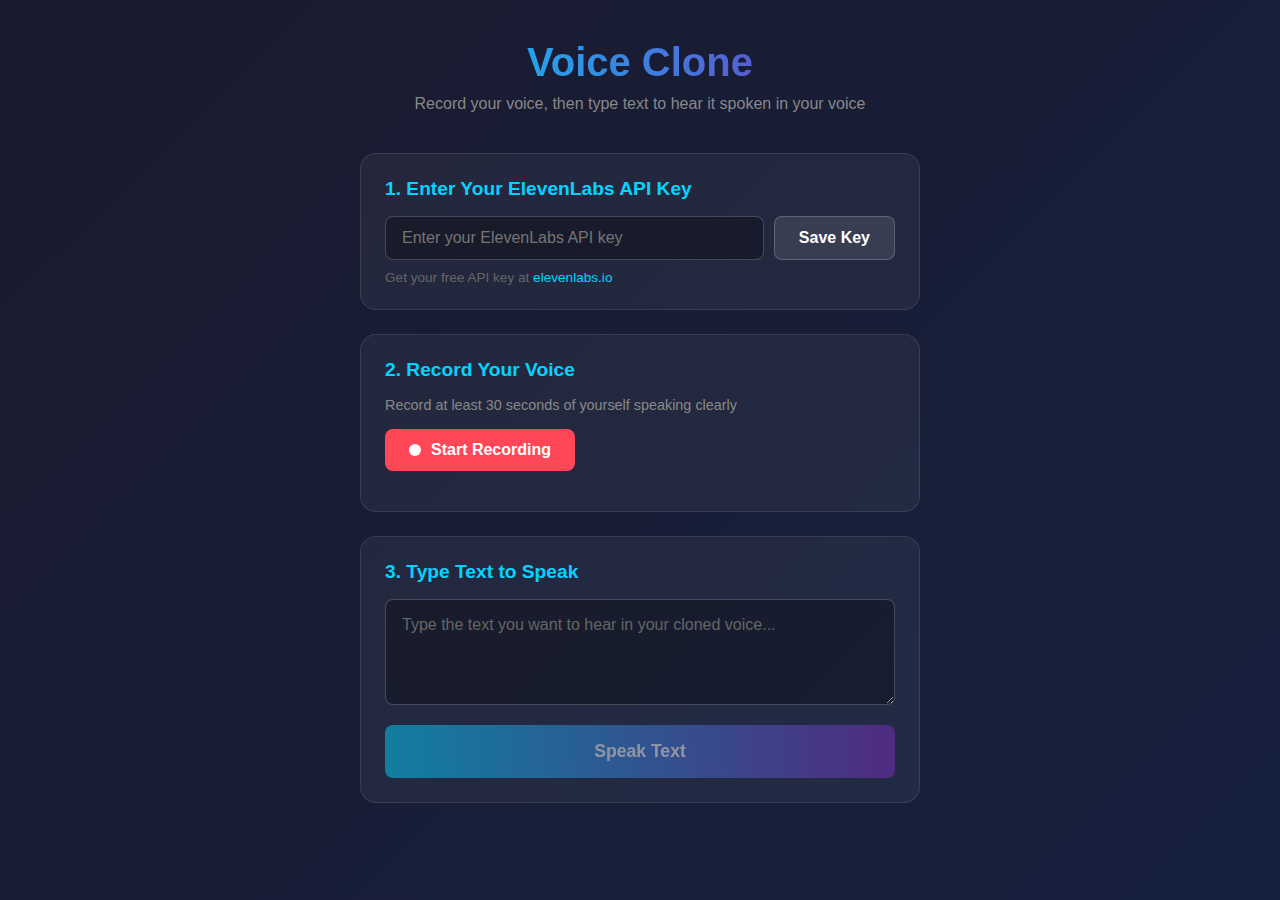
<file: index.html>
<!DOCTYPE html>
<html lang="en">
<head>
    <meta charset="UTF-8">
    <meta name="viewport" content="width=device-width, initial-scale=1.0">
    <title>Voice Clone - Text to Speech</title>
    <link rel="stylesheet" href="style.css">
</head>
<body>
    <div class="container">
        <h1>Voice Clone</h1>
        <p class="subtitle">Record your voice, then type text to hear it spoken in your voice</p>

        <!-- API Key Section -->
        <div class="section api-section">
            <h2>1. Enter Your ElevenLabs API Key</h2>
            <div class="input-group">
                <input type="password" id="apiKey" placeholder="Enter your ElevenLabs API key">
                <button id="saveApiKey" class="btn btn-secondary">Save Key</button>
            </div>
            <p class="hint">Get your free API key at <a href="https://elevenlabs.io" target="_blank">elevenlabs.io</a></p>
        </div>

        <!-- Voice Recording Section -->
        <div class="section">
            <h2>2. Record Your Voice</h2>
            <p class="instruction">Record at least 30 seconds of yourself speaking clearly</p>
            <div class="recording-controls">
                <button id="recordBtn" class="btn btn-record">
                    <span class="record-icon"></span>
                    Start Recording
                </button>
                <span id="recordingStatus" class="status"></span>
            </div>
            <div id="audioPreview" class="audio-preview hidden">
                <audio id="recordedAudio" controls></audio>
                <button id="uploadVoice" class="btn btn-primary">Clone This Voice</button>
            </div>
            <div id="voiceStatus" class="voice-status"></div>
        </div>

        <!-- Text to Speech Section -->
        <div class="section">
            <h2>3. Type Text to Speak</h2>
            <textarea id="textInput" placeholder="Type the text you want to hear in your cloned voice..." rows="4"></textarea>
            <div class="speak-controls">
                <button id="speakBtn" class="btn btn-primary btn-large" disabled>
                    Speak Text
                </button>
            </div>
        </div>

        <!-- Audio Output -->
        <div id="outputSection" class="section hidden">
            <h2>Your Cloned Voice</h2>
            <audio id="outputAudio" controls></audio>
        </div>

        <!-- Loading Overlay -->
        <div id="loadingOverlay" class="loading-overlay hidden">
            <div class="spinner"></div>
            <p id="loadingText">Processing...</p>
        </div>
    </div>

    <script src="app.js"></script>
</body>
</html>
</file>
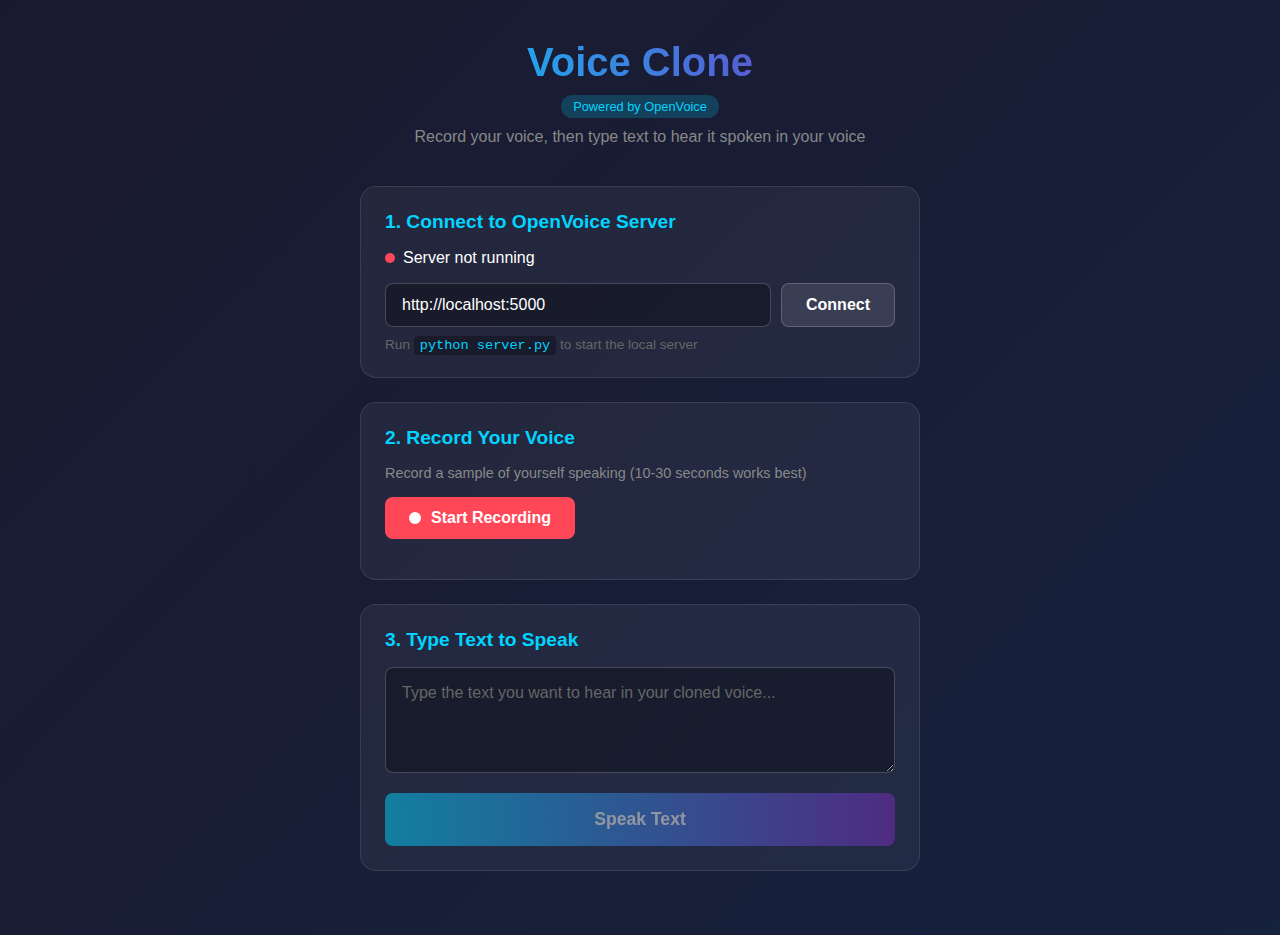
<file: voice-clone.html>
<!DOCTYPE html>
<html lang="en">
<head>
    <meta charset="UTF-8">
    <meta name="viewport" content="width=device-width, initial-scale=1.0">
    <title>Voice Clone - OpenVoice</title>
    <style>
        * {
            margin: 0;
            padding: 0;
            box-sizing: border-box;
        }

        body {
            font-family: -apple-system, BlinkMacSystemFont, 'Segoe UI', Roboto, Oxygen, Ubuntu, sans-serif;
            background: linear-gradient(135deg, #1a1a2e 0%, #16213e 100%);
            min-height: 100vh;
            color: #fff;
            padding: 20px;
        }

        .container {
            max-width: 600px;
            margin: 0 auto;
            padding: 20px;
        }

        h1 {
            text-align: center;
            font-size: 2.5rem;
            margin-bottom: 10px;
            background: linear-gradient(90deg, #00d4ff, #7b2cbf);
            -webkit-background-clip: text;
            -webkit-text-fill-color: transparent;
            background-clip: text;
        }

        .subtitle {
            text-align: center;
            color: #888;
            margin-bottom: 40px;
        }

        .badge {
            display: inline-block;
            background: rgba(0, 212, 255, 0.2);
            color: #00d4ff;
            padding: 4px 12px;
            border-radius: 12px;
            font-size: 0.8rem;
            margin-bottom: 10px;
        }

        .section {
            background: rgba(255, 255, 255, 0.05);
            border-radius: 16px;
            padding: 24px;
            margin-bottom: 24px;
            border: 1px solid rgba(255, 255, 255, 0.1);
        }

        .section h2 {
            font-size: 1.2rem;
            margin-bottom: 16px;
            color: #00d4ff;
        }

        .instruction {
            color: #888;
            font-size: 0.9rem;
            margin-bottom: 16px;
        }

        .server-status {
            display: flex;
            align-items: center;
            gap: 8px;
            margin-bottom: 16px;
        }

        .status-dot {
            width: 10px;
            height: 10px;
            border-radius: 50%;
            background: #666;
        }

        .status-dot.connected {
            background: #00ff88;
            box-shadow: 0 0 10px rgba(0, 255, 136, 0.5);
        }

        .status-dot.disconnected {
            background: #ff4757;
        }

        .input-group {
            display: flex;
            gap: 10px;
            margin-bottom: 10px;
        }

        .input-group input {
            flex: 1;
            padding: 12px 16px;
            border: 1px solid rgba(255, 255, 255, 0.2);
            border-radius: 8px;
            background: rgba(0, 0, 0, 0.3);
            color: #fff;
            font-size: 1rem;
        }

        .input-group input:focus {
            outline: none;
            border-color: #00d4ff;
        }

        .hint {
            color: #666;
            font-size: 0.85rem;
        }

        .hint code {
            background: rgba(0, 0, 0, 0.3);
            padding: 2px 6px;
            border-radius: 4px;
            color: #00d4ff;
        }

        .btn {
            padding: 12px 24px;
            border: none;
            border-radius: 8px;
            font-size: 1rem;
            font-weight: 600;
            cursor: pointer;
            transition: all 0.3s ease;
        }

        .btn:disabled {
            opacity: 0.5;
            cursor: not-allowed;
        }

        .btn-primary {
            background: linear-gradient(90deg, #00d4ff, #7b2cbf);
            color: #fff;
        }

        .btn-primary:hover:not(:disabled) {
            transform: translateY(-2px);
            box-shadow: 0 4px 20px rgba(0, 212, 255, 0.4);
        }

        .btn-secondary {
            background: rgba(255, 255, 255, 0.1);
            color: #fff;
            border: 1px solid rgba(255, 255, 255, 0.2);
        }

        .btn-secondary:hover:not(:disabled) {
            background: rgba(255, 255, 255, 0.2);
        }

        .btn-record {
            background: #ff4757;
            color: #fff;
            display: flex;
            align-items: center;
            gap: 10px;
        }

        .btn-record:hover:not(:disabled) {
            background: #ff6b7a;
        }

        .btn-record.recording {
            animation: pulse 1.5s infinite;
        }

        .record-icon {
            width: 12px;
            height: 12px;
            background: #fff;
            border-radius: 50%;
        }

        .btn-record.recording .record-icon {
            background: #fff;
            animation: blink 1s infinite;
        }

        @keyframes pulse {
            0%, 100% { box-shadow: 0 0 0 0 rgba(255, 71, 87, 0.4); }
            50% { box-shadow: 0 0 0 15px rgba(255, 71, 87, 0); }
        }

        @keyframes blink {
            0%, 100% { opacity: 1; }
            50% { opacity: 0.3; }
        }

        .btn-large {
            width: 100%;
            padding: 16px;
            font-size: 1.1rem;
        }

        .recording-controls {
            display: flex;
            align-items: center;
            gap: 16px;
            margin-bottom: 16px;
        }

        .status {
            color: #888;
            font-size: 0.9rem;
        }

        .status.recording {
            color: #ff4757;
        }

        .audio-preview {
            margin-top: 16px;
            display: flex;
            flex-direction: column;
            gap: 12px;
        }

        .audio-preview audio {
            width: 100%;
        }

        .voice-status {
            margin-top: 12px;
            padding: 12px;
            border-radius: 8px;
            font-size: 0.9rem;
        }

        .voice-status.success {
            background: rgba(0, 255, 136, 0.1);
            border: 1px solid rgba(0, 255, 136, 0.3);
            color: #00ff88;
        }

        .voice-status.error {
            background: rgba(255, 71, 87, 0.1);
            border: 1px solid rgba(255, 71, 87, 0.3);
            color: #ff4757;
        }

        .voice-status:empty {
            display: none;
        }

        textarea {
            width: 100%;
            padding: 16px;
            border: 1px solid rgba(255, 255, 255, 0.2);
            border-radius: 8px;
            background: rgba(0, 0, 0, 0.3);
            color: #fff;
            font-size: 1rem;
            resize: vertical;
            margin-bottom: 16px;
            font-family: inherit;
        }

        textarea:focus {
            outline: none;
            border-color: #00d4ff;
        }

        textarea::placeholder {
            color: #666;
        }

        .speak-controls {
            display: flex;
            justify-content: center;
        }

        audio {
            width: 100%;
            border-radius: 8px;
        }

        .hidden {
            display: none !important;
        }

        .loading-overlay {
            position: fixed;
            top: 0;
            left: 0;
            right: 0;
            bottom: 0;
            background: rgba(0, 0, 0, 0.8);
            display: flex;
            flex-direction: column;
            align-items: center;
            justify-content: center;
            z-index: 1000;
        }

        .spinner {
            width: 50px;
            height: 50px;
            border: 4px solid rgba(255, 255, 255, 0.1);
            border-top-color: #00d4ff;
            border-radius: 50%;
            animation: spin 1s linear infinite;
            margin-bottom: 20px;
        }

        @keyframes spin {
            to { transform: rotate(360deg); }
        }

        #loadingText {
            color: #fff;
            font-size: 1.1rem;
        }

        @media (max-width: 480px) {
            h1 {
                font-size: 2rem;
            }

            .input-group {
                flex-direction: column;
            }

            .section {
                padding: 16px;
            }
        }
    </style>
</head>
<body>
    <div class="container">
        <h1>Voice Clone</h1>
        <p class="subtitle">
            <span class="badge">Powered by OpenVoice</span><br>
            Record your voice, then type text to hear it spoken in your voice
        </p>

        <!-- Server Connection Section -->
        <div class="section">
            <h2>1. Connect to OpenVoice Server</h2>
            <div class="server-status">
                <span id="statusDot" class="status-dot"></span>
                <span id="serverStatusText">Checking server...</span>
            </div>
            <div class="input-group">
                <input type="text" id="serverUrl" value="http://localhost:5000" placeholder="Server URL">
                <button id="connectBtn" class="btn btn-secondary">Connect</button>
            </div>
            <p class="hint">Run <code>python server.py</code> to start the local server</p>
        </div>

        <!-- Voice Recording Section -->
        <div class="section">
            <h2>2. Record Your Voice</h2>
            <p class="instruction">Record a sample of yourself speaking (10-30 seconds works best)</p>
            <div class="recording-controls">
                <button id="recordBtn" class="btn btn-record">
                    <span class="record-icon"></span>
                    Start Recording
                </button>
                <span id="recordingStatus" class="status"></span>
            </div>
            <div id="audioPreview" class="audio-preview hidden">
                <audio id="recordedAudio" controls></audio>
                <button id="uploadVoice" class="btn btn-primary">Clone This Voice</button>
            </div>
            <div id="voiceStatus" class="voice-status"></div>
        </div>

        <!-- Text to Speech Section -->
        <div class="section">
            <h2>3. Type Text to Speak</h2>
            <textarea id="textInput" placeholder="Type the text you want to hear in your cloned voice..." rows="4"></textarea>
            <div class="speak-controls">
                <button id="speakBtn" class="btn btn-primary btn-large" disabled>
                    Speak Text
                </button>
            </div>
        </div>

        <!-- Audio Output -->
        <div id="outputSection" class="section hidden">
            <h2>Your Cloned Voice</h2>
            <audio id="outputAudio" controls></audio>
        </div>

        <!-- Loading Overlay -->
        <div id="loadingOverlay" class="loading-overlay hidden">
            <div class="spinner"></div>
            <p id="loadingText">Processing...</p>
        </div>
    </div>

    <script>
        // Voice Clone App - Using OpenVoice (Local Server)

        class VoiceCloneApp {
            constructor() {
                this.mediaRecorder = null;
                this.audioChunks = [];
                this.recordedBlob = null;
                this.clonedVoiceId = null;
                this.serverUrl = localStorage.getItem('openVoiceServerUrl') || 'http://localhost:5000';
                this.isConnected = false;

                this.initElements();
                this.initEventListeners();
                this.loadSavedState();
                this.checkServerConnection();
            }

            initElements() {
                // Server elements
                this.serverUrlInput = document.getElementById('serverUrl');
                this.connectBtn = document.getElementById('connectBtn');
                this.statusDot = document.getElementById('statusDot');
                this.serverStatusText = document.getElementById('serverStatusText');

                // Recording elements
                this.recordBtn = document.getElementById('recordBtn');
                this.recordingStatus = document.getElementById('recordingStatus');
                this.audioPreview = document.getElementById('audioPreview');
                this.recordedAudio = document.getElementById('recordedAudio');
                this.uploadVoiceBtn = document.getElementById('uploadVoice');
                this.voiceStatus = document.getElementById('voiceStatus');

                // Text to speech elements
                this.textInput = document.getElementById('textInput');
                this.speakBtn = document.getElementById('speakBtn');
                this.outputSection = document.getElementById('outputSection');
                this.outputAudio = document.getElementById('outputAudio');

                // Loading overlay
                this.loadingOverlay = document.getElementById('loadingOverlay');
                this.loadingText = document.getElementById('loadingText');
            }

            initEventListeners() {
                this.connectBtn.addEventListener('click', () => this.connectToServer());
                this.recordBtn.addEventListener('click', () => this.toggleRecording());
                this.uploadVoiceBtn.addEventListener('click', () => this.uploadVoice());
                this.speakBtn.addEventListener('click', () => this.speakText());
            }

            loadSavedState() {
                this.serverUrlInput.value = this.serverUrl;

                // Load cloned voice ID
                const savedVoiceId = localStorage.getItem('openVoiceClonedId');
                if (savedVoiceId) {
                    this.clonedVoiceId = savedVoiceId;
                }
            }

            async checkServerConnection() {
                try {
                    const response = await fetch(`${this.serverUrl}/health`, {
                        method: 'GET',
                        signal: AbortSignal.timeout(3000)
                    });

                    if (response.ok) {
                        const data = await response.json();
                        this.setConnected(true, `Connected (${data.device})`);

                        // If we have a saved voice, enable speak button
                        if (this.clonedVoiceId) {
                            this.voiceStatus.textContent = 'Previous voice clone loaded. Ready to speak!';
                            this.voiceStatus.className = 'voice-status success';
                            this.speakBtn.disabled = false;
                        }
                    } else {
                        this.setConnected(false, 'Server error');
                    }
                } catch (err) {
                    this.setConnected(false, 'Server not running');
                }
            }

            setConnected(connected, message) {
                this.isConnected = connected;
                this.statusDot.className = `status-dot ${connected ? 'connected' : 'disconnected'}`;
                this.serverStatusText.textContent = message;
            }

            async connectToServer() {
                this.serverUrl = this.serverUrlInput.value.trim().replace(/\/$/, '');
                localStorage.setItem('openVoiceServerUrl', this.serverUrl);
                this.setConnected(false, 'Connecting...');
                await this.checkServerConnection();
            }

            async toggleRecording() {
                if (this.mediaRecorder && this.mediaRecorder.state === 'recording') {
                    this.stopRecording();
                } else {
                    await this.startRecording();
                }
            }

            async startRecording() {
                try {
                    const stream = await navigator.mediaDevices.getUserMedia({ audio: true });
                    this.mediaRecorder = new MediaRecorder(stream);
                    this.audioChunks = [];

                    this.mediaRecorder.ondataavailable = (event) => {
                        this.audioChunks.push(event.data);
                    };

                    this.mediaRecorder.onstop = () => {
                        this.recordedBlob = new Blob(this.audioChunks, { type: 'audio/webm' });
                        const audioUrl = URL.createObjectURL(this.recordedBlob);
                        this.recordedAudio.src = audioUrl;
                        this.audioPreview.classList.remove('hidden');

                        // Stop all tracks
                        stream.getTracks().forEach(track => track.stop());
                    };

                    this.mediaRecorder.start();
                    this.recordBtn.textContent = 'Stop Recording';
                    this.recordBtn.classList.add('recording');
                    this.recordingStatus.textContent = 'Recording...';
                    this.recordingStatus.classList.add('recording');

                    // Start timer
                    this.startRecordingTimer();

                } catch (err) {
                    console.error('Error accessing microphone:', err);
                    this.showNotification('Could not access microphone. Please allow microphone access.', 'error');
                }
            }

            stopRecording() {
                if (this.mediaRecorder) {
                    this.mediaRecorder.stop();
                    this.recordBtn.innerHTML = '<span class="record-icon"></span> Start Recording';
                    this.recordBtn.classList.remove('recording');
                    this.recordingStatus.textContent = 'Recording complete';
                    this.recordingStatus.classList.remove('recording');

                    if (this.recordingTimer) {
                        clearInterval(this.recordingTimer);
                    }
                }
            }

            startRecordingTimer() {
                let seconds = 0;
                this.recordingTimer = setInterval(() => {
                    seconds++;
                    const mins = Math.floor(seconds / 60);
                    const secs = seconds % 60;
                    this.recordingStatus.textContent = `Recording... ${mins}:${secs.toString().padStart(2, '0')}`;
                }, 1000);
            }

            async uploadVoice() {
                if (!this.isConnected) {
                    this.showNotification('Please connect to the server first', 'error');
                    return;
                }

                if (!this.recordedBlob) {
                    this.showNotification('Please record your voice first', 'error');
                    return;
                }

                this.showLoading('Creating your voice clone...');

                try {
                    // Convert webm to wav for better compatibility
                    const formData = new FormData();
                    formData.append('audio', this.recordedBlob, 'voice_sample.webm');

                    const response = await fetch(`${this.serverUrl}/clone-voice`, {
                        method: 'POST',
                        body: formData
                    });

                    if (!response.ok) {
                        const error = await response.json();
                        throw new Error(error.error || 'Failed to clone voice');
                    }

                    const data = await response.json();
                    this.clonedVoiceId = data.voice_id;
                    localStorage.setItem('openVoiceClonedId', this.clonedVoiceId);

                    this.voiceStatus.textContent = 'Voice cloned successfully! You can now type text below.';
                    this.voiceStatus.className = 'voice-status success';
                    this.speakBtn.disabled = false;

                    this.hideLoading();

                } catch (err) {
                    console.error('Error cloning voice:', err);
                    this.voiceStatus.textContent = `Error: ${err.message}`;
                    this.voiceStatus.className = 'voice-status error';
                    this.hideLoading();
                }
            }

            async speakText() {
                const text = this.textInput.value.trim();

                if (!text) {
                    this.showNotification('Please enter some text', 'error');
                    return;
                }

                if (!this.isConnected) {
                    this.showNotification('Please connect to the server first', 'error');
                    return;
                }

                if (!this.clonedVoiceId) {
                    this.showNotification('Please clone your voice first', 'error');
                    return;
                }

                this.showLoading('Generating speech...');

                try {
                    const response = await fetch(`${this.serverUrl}/speak`, {
                        method: 'POST',
                        headers: {
                            'Content-Type': 'application/json'
                        },
                        body: JSON.stringify({
                            text: text,
                            voice_id: this.clonedVoiceId
                        })
                    });

                    if (!response.ok) {
                        const error = await response.json();
                        throw new Error(error.error || 'Failed to generate speech');
                    }

                    const audioBlob = await response.blob();
                    const audioUrl = URL.createObjectURL(audioBlob);

                    this.outputAudio.src = audioUrl;
                    this.outputSection.classList.remove('hidden');
                    this.outputAudio.play();

                    this.hideLoading();

                } catch (err) {
                    console.error('Error generating speech:', err);
                    this.showNotification(`Error: ${err.message}`, 'error');
                    this.hideLoading();
                }
            }

            showLoading(message) {
                this.loadingText.textContent = message;
                this.loadingOverlay.classList.remove('hidden');
            }

            hideLoading() {
                this.loadingOverlay.classList.add('hidden');
            }

            showNotification(message, type) {
                this.voiceStatus.textContent = message;
                this.voiceStatus.className = `voice-status ${type}`;
            }
        }

        // Initialize the app
        document.addEventListener('DOMContentLoaded', () => {
            new VoiceCloneApp();
        });
    </script>
</body>
</html>
</file>
<file: style.css>
* {
    margin: 0;
    padding: 0;
    box-sizing: border-box;
}

body {
    font-family: -apple-system, BlinkMacSystemFont, 'Segoe UI', Roboto, Oxygen, Ubuntu, sans-serif;
    background: linear-gradient(135deg, #1a1a2e 0%, #16213e 100%);
    min-height: 100vh;
    color: #fff;
    padding: 20px;
}

.container {
    max-width: 600px;
    margin: 0 auto;
    padding: 20px;
}

h1 {
    text-align: center;
    font-size: 2.5rem;
    margin-bottom: 10px;
    background: linear-gradient(90deg, #00d4ff, #7b2cbf);
    -webkit-background-clip: text;
    -webkit-text-fill-color: transparent;
    background-clip: text;
}

.subtitle {
    text-align: center;
    color: #888;
    margin-bottom: 40px;
}

.section {
    background: rgba(255, 255, 255, 0.05);
    border-radius: 16px;
    padding: 24px;
    margin-bottom: 24px;
    border: 1px solid rgba(255, 255, 255, 0.1);
}

.section h2 {
    font-size: 1.2rem;
    margin-bottom: 16px;
    color: #00d4ff;
}

.instruction {
    color: #888;
    font-size: 0.9rem;
    margin-bottom: 16px;
}

.input-group {
    display: flex;
    gap: 10px;
    margin-bottom: 10px;
}

.input-group input {
    flex: 1;
    padding: 12px 16px;
    border: 1px solid rgba(255, 255, 255, 0.2);
    border-radius: 8px;
    background: rgba(0, 0, 0, 0.3);
    color: #fff;
    font-size: 1rem;
}

.input-group input:focus {
    outline: none;
    border-color: #00d4ff;
}

.hint {
    color: #666;
    font-size: 0.85rem;
}

.hint a {
    color: #00d4ff;
    text-decoration: none;
}

.hint a:hover {
    text-decoration: underline;
}

.btn {
    padding: 12px 24px;
    border: none;
    border-radius: 8px;
    font-size: 1rem;
    font-weight: 600;
    cursor: pointer;
    transition: all 0.3s ease;
}

.btn:disabled {
    opacity: 0.5;
    cursor: not-allowed;
}

.btn-primary {
    background: linear-gradient(90deg, #00d4ff, #7b2cbf);
    color: #fff;
}

.btn-primary:hover:not(:disabled) {
    transform: translateY(-2px);
    box-shadow: 0 4px 20px rgba(0, 212, 255, 0.4);
}

.btn-secondary {
    background: rgba(255, 255, 255, 0.1);
    color: #fff;
    border: 1px solid rgba(255, 255, 255, 0.2);
}

.btn-secondary:hover:not(:disabled) {
    background: rgba(255, 255, 255, 0.2);
}

.btn-record {
    background: #ff4757;
    color: #fff;
    display: flex;
    align-items: center;
    gap: 10px;
}

.btn-record:hover:not(:disabled) {
    background: #ff6b7a;
}

.btn-record.recording {
    animation: pulse 1.5s infinite;
}

.record-icon {
    width: 12px;
    height: 12px;
    background: #fff;
    border-radius: 50%;
}

.btn-record.recording .record-icon {
    background: #fff;
    animation: blink 1s infinite;
}

@keyframes pulse {
    0%, 100% { box-shadow: 0 0 0 0 rgba(255, 71, 87, 0.4); }
    50% { box-shadow: 0 0 0 15px rgba(255, 71, 87, 0); }
}

@keyframes blink {
    0%, 100% { opacity: 1; }
    50% { opacity: 0.3; }
}

.btn-large {
    width: 100%;
    padding: 16px;
    font-size: 1.1rem;
}

.recording-controls {
    display: flex;
    align-items: center;
    gap: 16px;
    margin-bottom: 16px;
}

.status {
    color: #888;
    font-size: 0.9rem;
}

.status.recording {
    color: #ff4757;
}

.audio-preview {
    margin-top: 16px;
    display: flex;
    flex-direction: column;
    gap: 12px;
}

.audio-preview audio {
    width: 100%;
}

.voice-status {
    margin-top: 12px;
    padding: 12px;
    border-radius: 8px;
    font-size: 0.9rem;
}

.voice-status.success {
    background: rgba(0, 255, 136, 0.1);
    border: 1px solid rgba(0, 255, 136, 0.3);
    color: #00ff88;
}

.voice-status.error {
    background: rgba(255, 71, 87, 0.1);
    border: 1px solid rgba(255, 71, 87, 0.3);
    color: #ff4757;
}

.voice-status:empty {
    display: none;
}

textarea {
    width: 100%;
    padding: 16px;
    border: 1px solid rgba(255, 255, 255, 0.2);
    border-radius: 8px;
    background: rgba(0, 0, 0, 0.3);
    color: #fff;
    font-size: 1rem;
    resize: vertical;
    margin-bottom: 16px;
    font-family: inherit;
}

textarea:focus {
    outline: none;
    border-color: #00d4ff;
}

textarea::placeholder {
    color: #666;
}

.speak-controls {
    display: flex;
    justify-content: center;
}

audio {
    width: 100%;
    border-radius: 8px;
}

.hidden {
    display: none !important;
}

.loading-overlay {
    position: fixed;
    top: 0;
    left: 0;
    right: 0;
    bottom: 0;
    background: rgba(0, 0, 0, 0.8);
    display: flex;
    flex-direction: column;
    align-items: center;
    justify-content: center;
    z-index: 1000;
}

.spinner {
    width: 50px;
    height: 50px;
    border: 4px solid rgba(255, 255, 255, 0.1);
    border-top-color: #00d4ff;
    border-radius: 50%;
    animation: spin 1s linear infinite;
    margin-bottom: 20px;
}

@keyframes spin {
    to { transform: rotate(360deg); }
}

#loadingText {
    color: #fff;
    font-size: 1.1rem;
}

@media (max-width: 480px) {
    h1 {
        font-size: 2rem;
    }

    .input-group {
        flex-direction: column;
    }

    .section {
        padding: 16px;
    }
}
</file>
